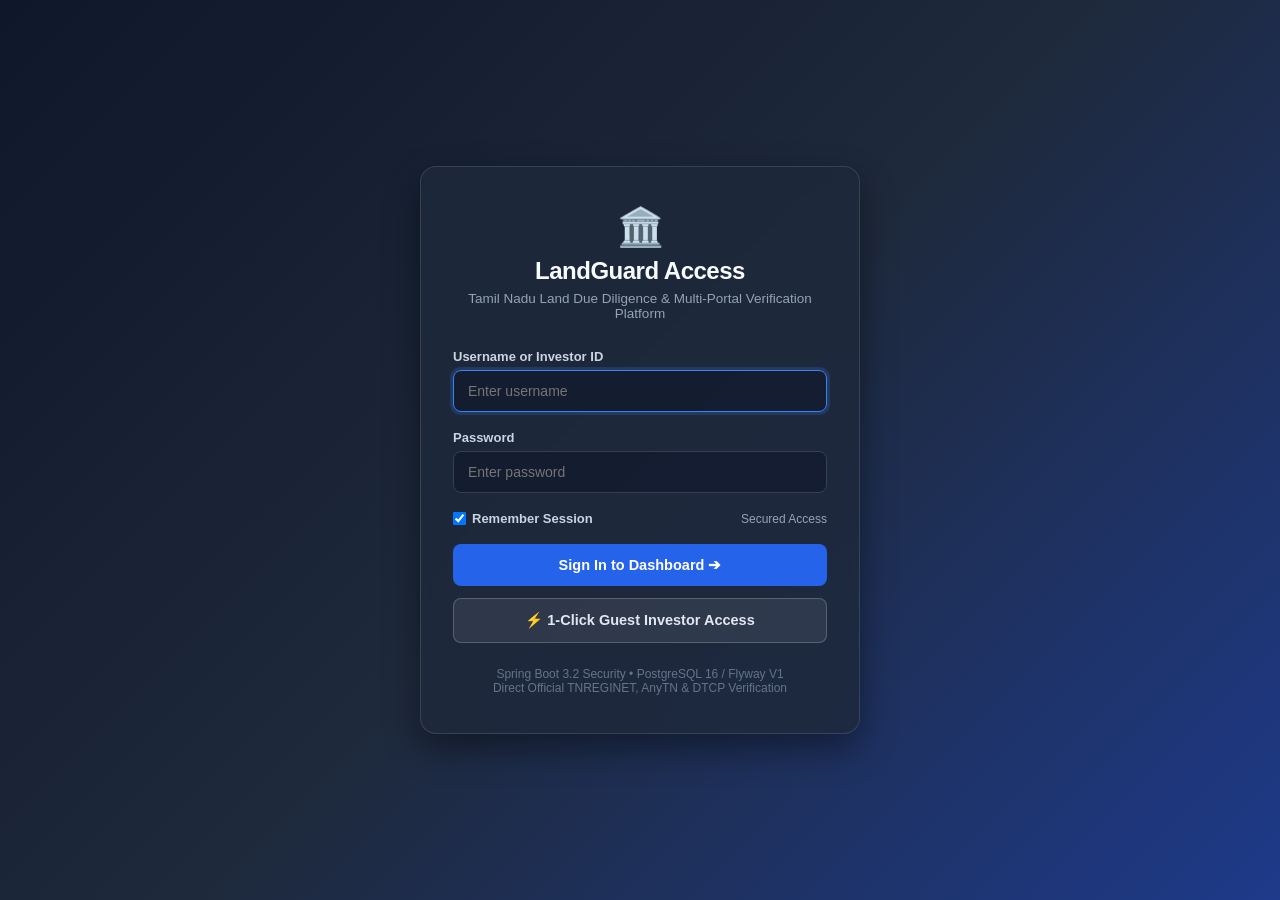
<file: backend/src/main/resources/templates/login.html>
<!DOCTYPE html>
<html lang="en">
<head>
    <meta charset="UTF-8">
    <meta name="viewport" content="width=device-width, initial-scale=1.0">
    <title>LandGuard - Login & Verification Portal</title>
    <style>
        :root {
            --primary: #1e3a8a;
            --primary-dark: #0f172a;
            --accent: #d97706;
            --bg-body: #0f172a;
            --card-bg: #1e293b;
            --text-main: #f8fafc;
            --text-muted: #94a3b8;
            --border: #334155;
        }

        * { box-sizing: border-box; margin: 0; padding: 0; font-family: -apple-system, BlinkMacSystemFont, 'Segoe UI', Roboto, Helvetica, Arial, sans-serif; }
        body {
            background: linear-gradient(135deg, #0f172a 0%, #1e293b 50%, #1e3a8a 100%);
            min-height: 100vh;
            display: flex;
            align-items: center;
            justify-content: center;
            padding: 20px;
            color: var(--text-main);
        }

        .login-card {
            background: rgba(30, 41, 59, 0.85);
            backdrop-filter: blur(12px);
            border: 1px solid rgba(255, 255, 255, 0.12);
            border-radius: 16px;
            padding: 38px 32px;
            width: 100%;
            max-width: 440px;
            box-shadow: 0 15px 35px rgba(0,0,0,0.4);
        }

        .brand-header { text-align: center; margin-bottom: 28px; }
        .brand-logo { font-size: 38px; margin-bottom: 8px; }
        .brand-title { font-size: 24px; font-weight: 700; color: #f8fafc; letter-spacing: -0.5px; }
        .brand-subtitle { font-size: 13.5px; color: var(--text-muted); margin-top: 6px; }

        .form-group { margin-bottom: 18px; }
        label { display: block; font-size: 13px; font-weight: 600; color: #cbd5e1; margin-bottom: 6px; }
        input[type="text"], input[type="password"] {
            width: 100%;
            padding: 12px 14px;
            background: rgba(15, 23, 42, 0.6);
            border: 1px solid var(--border);
            border-radius: 8px;
            color: white;
            font-size: 14px;
            outline: none;
            transition: all 0.2s;
        }
        input:focus { border-color: #3b82f6; box-shadow: 0 0 0 3px rgba(59, 130, 246, 0.2); }

        .btn {
            width: 100%;
            padding: 13px;
            border-radius: 8px;
            border: none;
            font-size: 14.5px;
            font-weight: 600;
            cursor: pointer;
            transition: all 0.2s;
            display: flex;
            align-items: center;
            justify-content: center;
            gap: 8px;
        }
        .btn-primary { background: #2563eb; color: white; margin-top: 8px; }
        .btn-primary:hover { background: #1d4ed8; }
        .btn-demo { background: rgba(255, 255, 255, 0.08); border: 1px solid rgba(255, 255, 255, 0.2); color: #e2e8f0; margin-top: 12px; }
        .btn-demo:hover { background: rgba(255, 255, 255, 0.15); }

        .remember-row { display: flex; justify-content: space-between; align-items: center; font-size: 13px; color: var(--text-muted); margin-bottom: 18px; }
        .remember-row label { display: flex; align-items: center; gap: 6px; margin: 0; cursor: pointer; }

        .alert-error {
            background: rgba(239, 68, 68, 0.2);
            border: 1px solid rgba(239, 68, 68, 0.4);
            color: #fca5a5;
            padding: 10px 14px;
            border-radius: 6px;
            font-size: 13px;
            margin-bottom: 16px;
            display: none;
        }

        .footer-note { text-align: center; margin-top: 24px; font-size: 12px; color: #64748b; }
    </style>
</head>
<body>

<div class="login-card">
    <div class="brand-header">
        <div class="brand-logo">🏛️</div>
        <div class="brand-title">LandGuard Access</div>
        <div class="brand-subtitle">Tamil Nadu Land Due Diligence & Multi-Portal Verification Platform</div>
    </div>

    <div id="loginAlert" class="alert-error"></div>

    <form id="loginForm" onsubmit="handleLogin(event)">
        <div class="form-group">
            <label for="username">Username or Investor ID</label>
            <input type="text" id="username" placeholder="Enter username" required autofocus>
        </div>
        <div class="form-group">
            <label for="password">Password</label>
            <input type="password" id="password" placeholder="Enter password" required>
        </div>
        <div class="remember-row">
            <label><input type="checkbox" id="rememberMe" checked> Remember Session</label>
            <span style="color: #94a3b8; font-size:12px;">Secured Access</span>
        </div>
        <button type="submit" class="btn btn-primary">Sign In to Dashboard ➔</button>
        <button type="button" class="btn btn-demo" onclick="quickGuestAccess()">⚡ 1-Click Guest Investor Access</button>
    </form>

    <div class="footer-note">
        Spring Boot 3.2 Security • PostgreSQL 16 / Flyway V1<br>
        Direct Official TNREGINET, AnyTN & DTCP Verification
    </div>
</div>

<script>
    function handleLogin(e) {
        e.preventDefault();
        const u = document.getElementById('username').value;
        const p = document.getElementById('password').value;

        fetch('/api/v1/auth/login', {
            method: 'POST',
            headers: { 'Content-Type': 'application/json' },
            body: JSON.stringify({ username: u, password: p })
        })
        .then(res => res.json())
        .then(data => {
            if (data.success) {
                localStorage.setItem('landguard_user', data.username);
                localStorage.setItem('landguard_token', data.token);
                window.location.href = '/';
            } else {
                showError(data.message || 'Invalid login details.');
            }
        })
        .catch(err => {
            // Local fallback login
            localStorage.setItem('landguard_user', u);
            localStorage.setItem('landguard_token', 'TOKEN-LOCAL');
            window.location.href = '/';
        });
    }

    function quickGuestAccess() {
        localStorage.setItem('landguard_user', 'Demo Investor');
        localStorage.setItem('landguard_token', 'TOKEN-DEMO');
        window.location.href = '/';
    }

    function showError(msg) {
        const el = document.getElementById('loginAlert');
        el.innerText = msg;
        el.style.display = 'block';
    }
</script>

</body>
</html>
</file>
